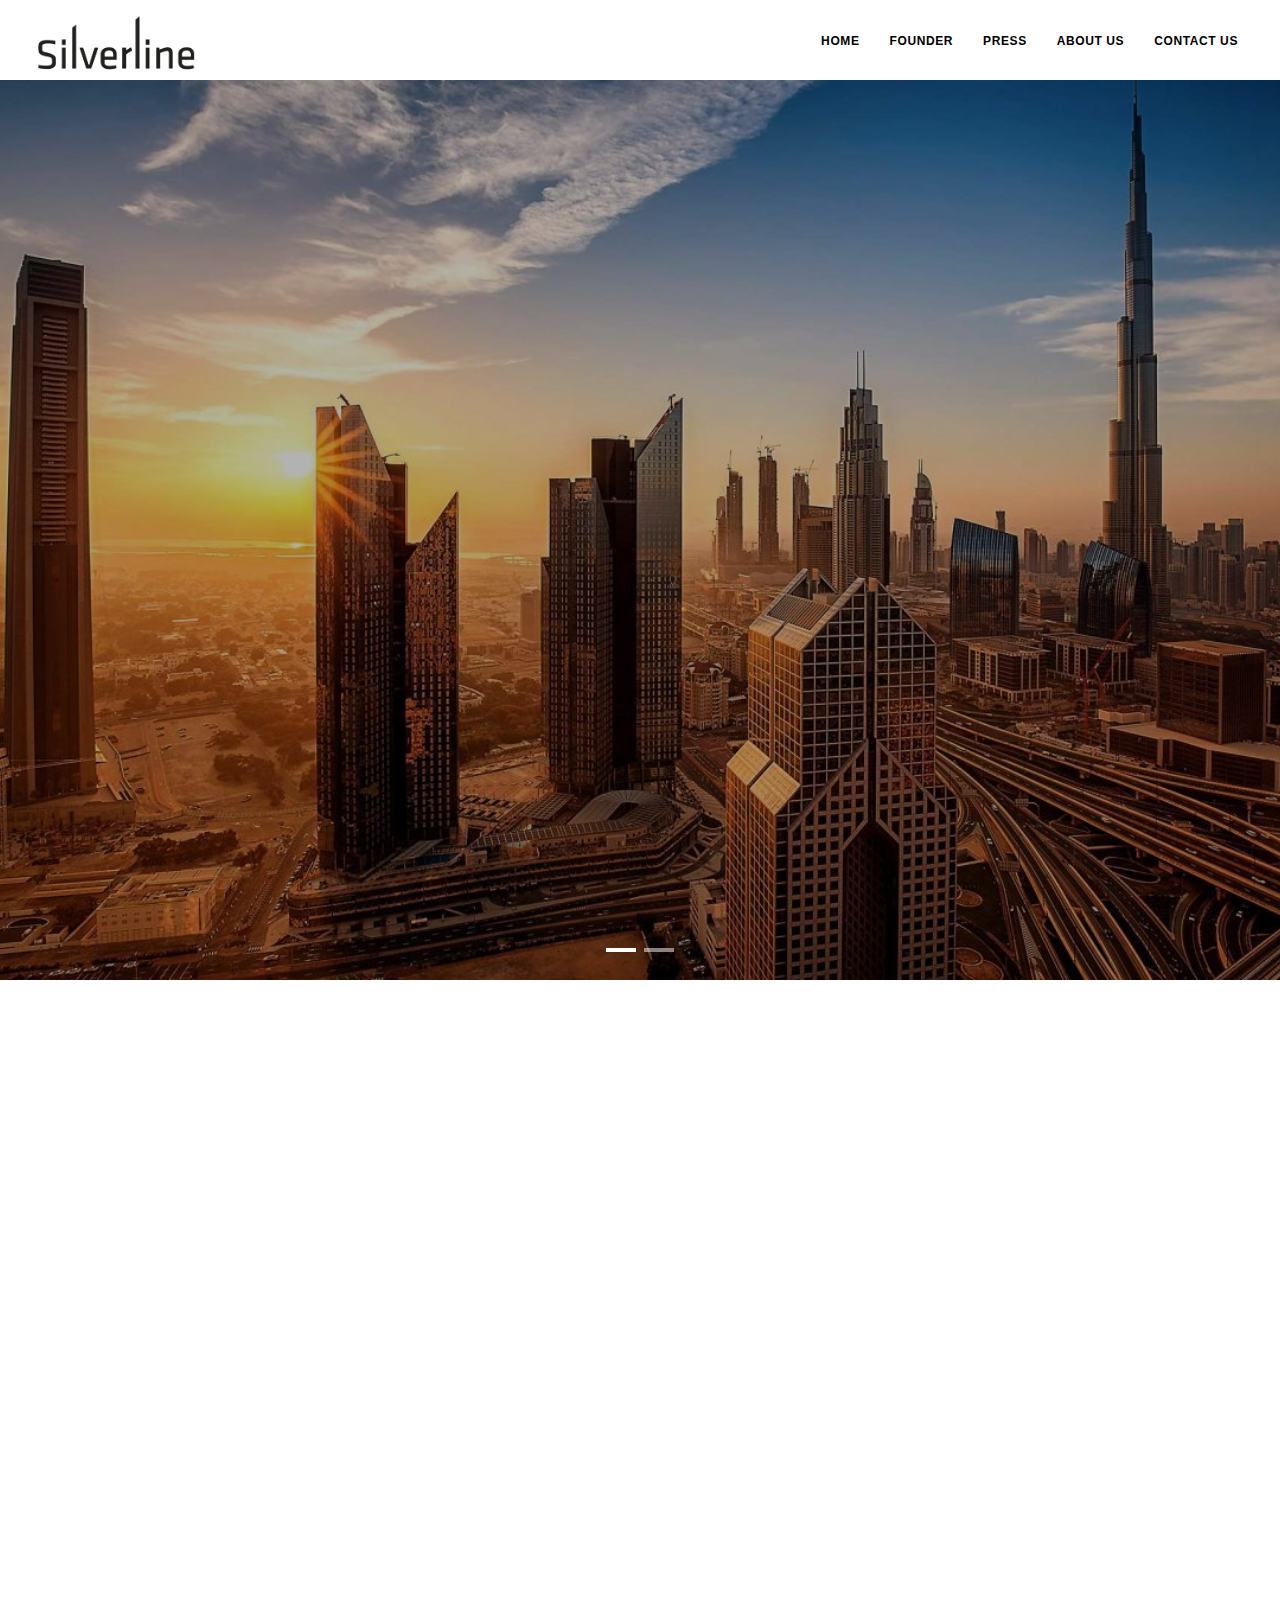
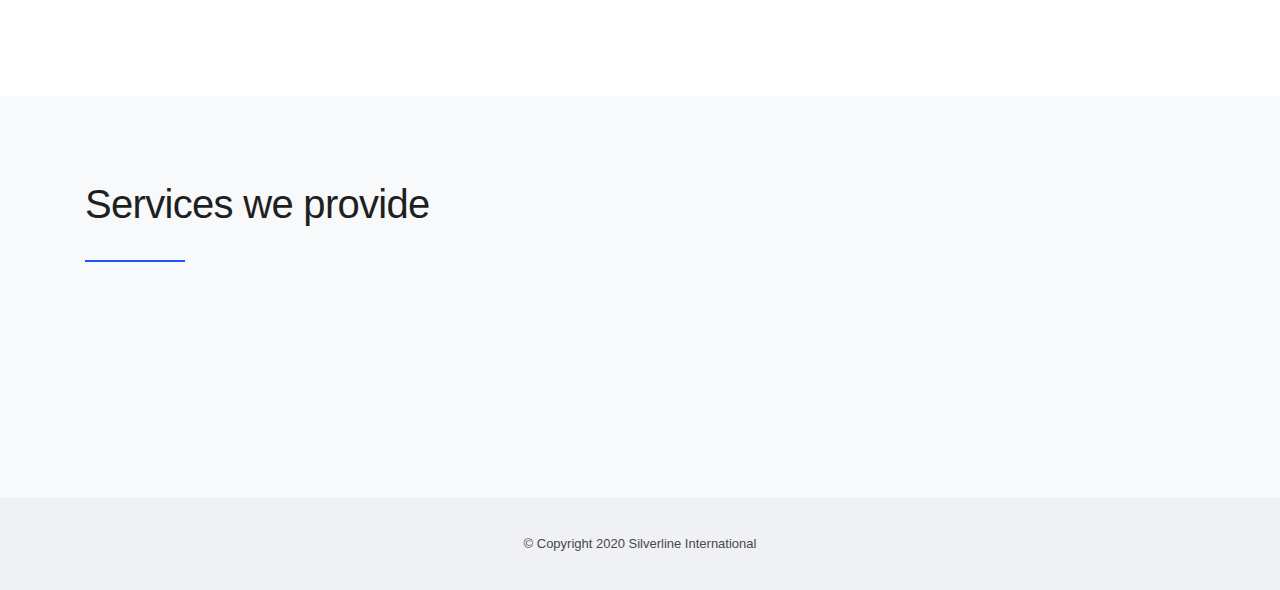
<file: index.html>
<!DOCTYPE html>
<html lang="en">

<head>
    <meta name="viewport" content="width=device-width, initial-scale=1" />
    <meta http-equiv="content-type" content="text/html; charset=utf-8" />
    <link rel="icon" type="image/png" href="favicon.png">   
    <meta http-equiv="X-UA-Compatible" content="IE=edge">
    <link rel="shortcut icon" href="favicon.png">
    <!-- Document title -->
    <title>SilverLine International</title>
    <!-- Stylesheets & Fonts -->
    <link href="css/plugins.css" rel="stylesheet">
    <link href="css/style.css" rel="stylesheet">
</head>

<body>
    <!-- Body Inner -->
    <div class="body-inner">
        <!-- Header -->
        <header id="header" data-fullwidth="true" class="light submenu-dark">
            <div class="header-inner">
                <div class="container">
                    <!--Logo-->
                    <div id="logo">
                        <a href="index.html">
                            <span class="logo-default">
                            <img src="black.jpg" style="width: 175px">
                            </span>
                            <span class="logo-dark">
                            <img src="black.jpg" style="width: 175px">
                            </span>
                        </a>
                    </div>
                    <!--End: Logo-->
                    <!--Header Extras-->
                    <!--end: Header Extras-->
                    <!--Navigation Resposnive Trigger-->
                    <div id="mainMenu-trigger">
                        <a class="lines-button x"><span class="lines"></span></a>
                    </div>
                    <!--end: Navigation Resposnive Trigger-->
                    <!--Navigation-->
                    <div id="mainMenu">
                        <div class="container">
                            <nav>
                                <ul>
                                    <li><a href="index.html">HOME</a></li>
                                    <li><a href="founder.html">FOUNDER</a></li>
                                    <li><a href="press.html">PRESS</a></li>
                                    <li><a href="about.html">ABOUT US</a></li>
                                    <li><a href="contact.html">CONTACT US</a></li>
                                </ul>
                            </nav>
                        </div>
                    </div>
                    <!--end: Navigation-->
                </div>
            </div>
        </header>
        <!-- end: Header -->
        <!-- Inspiro Slider -->
        <div id="slider" class="inspiro-slider slider-fullscreen dots-creative">
            <!-- Slide 1 -->
            <div class="slide kenburns" data-bg-image="myimages/1.jpg">
                <div class="bg-overlay"></div>
                <div class="container">
                    <div class="slide-captions text-center text-light">
                        <!-- Captions -->
                        <h3>WELCOME TO THE WORLD OF SILVERLINE INTERNATIONAL</h3>
                        <a href="#welcome" class="btn scroll-to">Explore More</a>
                        </span>
                        <!-- end: Captions -->
                    </div>
                </div>
            </div>
            <!-- end: Slide 1 -->
            <!-- Slide 2 -->
            <div class="slide" data-bg-video="myimages/3.mp4">
                <div class="bg-overlay"></div>
                <div class="container">
                    <div class="slide-captions text-left text-light">
                        <!-- Captions -->
                        <h3>DUBAI-City Of Dreams</h3>
                        <p class="text-small">Dubai city of dreams and the perfect place to always invest.</p>
                        <a href="#welcome" class="btn scroll-to">Explore More</a>
                        <!-- end: Captions -->
                    </div>
                </div>
            </div>
            <!-- end: Slide 2 -->
        </div>
        <!--end: Inspiro Slider -->
        <!-- WELCOME -->
        <section id="welcome" class="p-b-0">
            <div class="container">
                <div class="heading-text heading-section text-center m-b-40" data-animate="fadeInUp">
                    <h2>WELCOME TO THE WORLD OF SILVERLINE INTERNATIONAL</h2>
                    <span class="lead">Contact Us To Know More.</span>
                </div>
                <div class="row" data-animate="fadeInUp" style="text-align: center;">
                    <div class="col-lg-12">
                        <a href="contact.html">
                            <img class="img-fluid"  src="4.jpg" >
                        </a>
                    </div>
                </div>
            </div>
        </section>
        <!-- end: WELCOME -->
        <!-- WHAT WE DO -->
        <section class="background-grey">
            <div class="container">
                <div class="heading-text heading-section">
                    <h2>Services we provide</h2>
                </div>
                <div class="row">
                    <div class="col-lg-4">
                        <div data-animate="fadeInUp" data-animate-delay="0">
                            <h4>Buy A Home</h4>
                            <p>With hundreds of homes for sale are available , SilverLine can match you with a house you will want to call home.</p>
                        </div>
                    </div>
                    <div class="col-lg-4">
                        <div data-animate="fadeInUp" data-animate-delay="200">
                            <h4>Rent A Home</h4>
                            <p>With hundreds of homes and apartments are available, Silverline can help you easily find a home or apartment for rent that you'll love.</p>
                        </div>
                    </div>
                    <div class="col-lg-4">
                        <div data-animate="fadeInUp" data-animate-delay="400">
                            <h4>See Neighborhoods</h4>
                            <p>With more neighborhood insights than any other real estate agent, we've captured the color and diversity of communities.</p>
                        </div>
                </div>
            </div>
        </section>
        <!-- END WHAT WE DO -->

        <!-- BLOG -->
        <footer id="footer">
            <div class="copyright-content">
                <div class="container">
                    <div class="copyright-text text-center">© Copyright 2020 Silverline International</div>
                </div>
            </div>
        </footer>
    </div>
    <!-- end: Body Inner -->
    <!-- Scroll top -->
    <a id="scrollTop"><i class="icon-chevron-up"></i><i class="icon-chevron-up"></i></a>
    <!--Plugins-->
    <script src="js/jquery.js"></script>
    <script src="js/plugins.js"></script>
    <!--Template functions-->
    <script src="js/functions.js"></script>
</body>

</html>
</file>
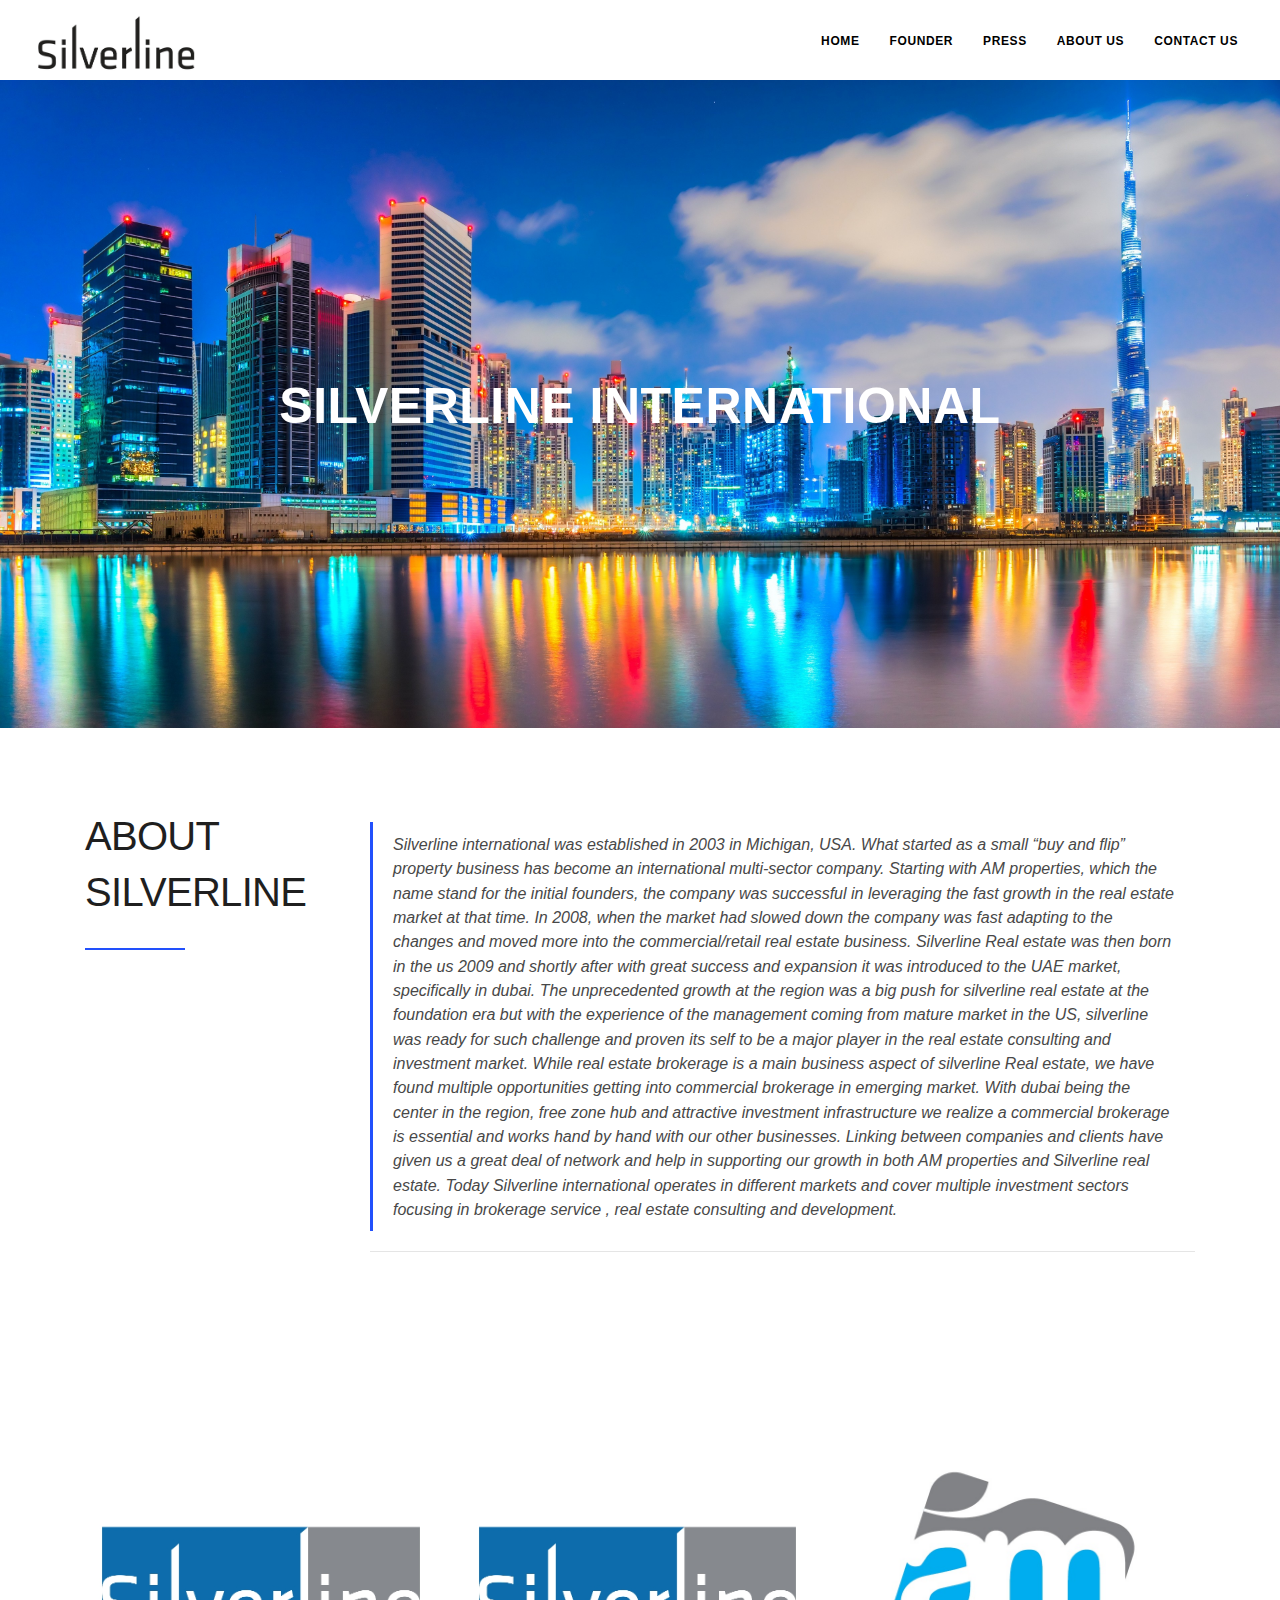
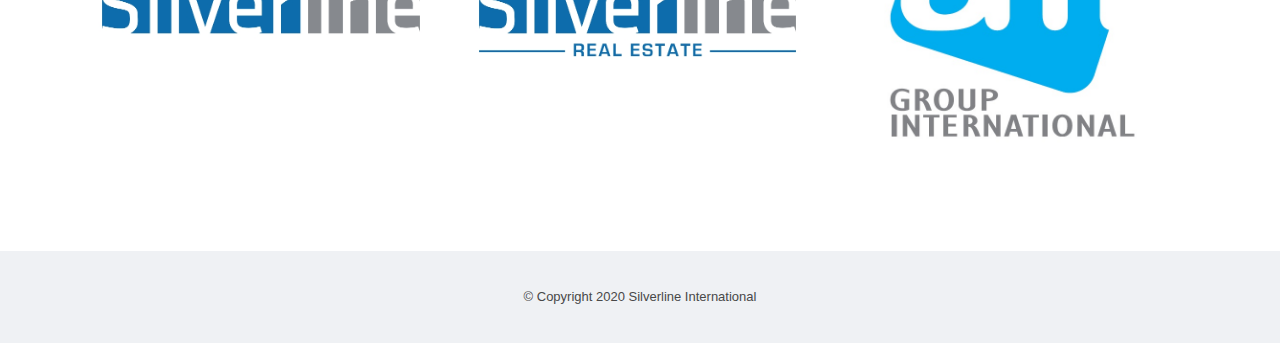
<file: about.html>
<!DOCTYPE html>
<html lang="en">

<head>
    <meta name="viewport" content="width=device-width, initial-scale=1" />
    <meta http-equiv="content-type" content="text/html; charset=utf-8" />
    <link rel="icon" type="image/png" href="favicon.png">   
    <meta http-equiv="X-UA-Compatible" content="IE=edge">
    <link rel="shortcut icon" href="favicon.png">
    <!-- Document title -->
    <title>About Us</title>
    <!-- Stylesheets & Fonts -->
    <link href="css/plugins.css" rel="stylesheet">
    <link href="css/style.css" rel="stylesheet">
</head>

<body>
    <!-- Body Inner -->
    <div class="body-inner">
        <!-- Header -->
        <header id="header" data-fullwidth="true" class="light submenu-dark">
            <div class="header-inner">
                <div class="container">
                    <!--Logo-->
                    <div id="logo">
                        <a href="index.html">
                            <span class="logo-default">
                            <img src="black.jpg" style="width: 175px">
                            </span>
                            <span class="logo-dark">
                            <img src="black.jpg" style="width: 175px">
                            </span>
                        </a>
                    </div>
                    <!--End: Logo-->
                    <!--Header Extras-->
                    <!--end: Header Extras-->
                    <!--Navigation Resposnive Trigger-->
                    <div id="mainMenu-trigger">
                        <a class="lines-button x"><span class="lines"></span></a>
                    </div>
                    <!--end: Navigation Resposnive Trigger-->
                    <!--Navigation-->
                    <div id="mainMenu">
                        <div class="container">
                            <nav>
                                <ul>
                                    <li><a href="index.html">HOME</a></li>
                                    <li><a href="founder.html">FOUNDER</a></li>
                                    <li><a href="press.html">PRESS</a></li>
                                    <li><a href="about.html">ABOUT US</a></li>
                                    <li><a href="contact.html">CONTACT US</a></li>
                                </ul>
                            </nav>
                        </div>
                    </div>
                    <!--end: Navigation-->
                </div>
            </div>
        </header>
        <!-- end: Header -->
        <!-- SECTION FULLSCREEN -->
        <section class="parallax text-light halfscreen" data-bg-parallax="myimages/6.jpg">
            <div class="container">
                <div class="container-fullscreen">
                    <div class="text-middle text-center text-right">
                        <h1 class="text-uppercase text-medium" data-animate="fadeInDown" data-animate-delay="100">SILVERLINE INTERNATIONAL</h1>
                    </div>
                </div>
            </div>
        </section>
        <!-- end: SECTION FULLSCREEN -->
        <section>
            <div class="container">
                <div class="row  m-b-50">
                    <div class="col-lg-3">
                        <div class="heading-text heading-section">
                            <h2>ABOUT SILVERLINE</h2>
                        </div>
                    </div>
                    <div class="col-lg-9">
                        <div class="row">
                            <div class="col-lg-12">
                                <p>
                                	<div class="blockquote">
                            			<cite><small>Silverline international was established in 2003 in Michigan, USA. What started as a small “buy and flip” property business has become an international multi-sector company. Starting with AM properties, which the name stand for the initial founders, the company was successful in leveraging the fast growth in the real estate market at that time. In 2008, when the market had slowed down the company was fast adapting to the changes and moved more into the commercial/retail real estate business. Silverline Real estate was then born in the us 2009 and shortly after with great success and expansion it was introduced to the UAE market, specifically in dubai.  The unprecedented growth at the region was a big push for silverline real estate at the foundation era but with the experience of the management coming from mature market in the US, silverline was ready for such challenge and proven its self to be a major player in the real estate consulting and investment market. While real estate brokerage is a main business aspect of silverline Real estate, we have found multiple opportunities getting into commercial brokerage in emerging market. With dubai being the center in the region, free zone hub and attractive investment  infrastructure we realize a commercial brokerage is essential and works hand by hand with our other businesses. Linking between companies and clients have given us a great deal of network and help in supporting our growth in both AM properties and Silverline real estate. Today Silverline international operates in different markets and cover multiple investment sectors focusing in brokerage service , real estate consulting and development.</small></cite>
                        			</div>
                            		<hr>
                            	</p>
                            </div>
                        </div>
                    </div>
                </div>
            </div>
        </section>
        <!--PORTFOLIO -->
        <section id="page-content">
            <div class="container">
                <!-- Portfolio Filter -->
                <!-- end: Portfolio Filter -->
                <!-- Portfolio -->
                <div id="portfolio" class="grid-layout portfolio-3-columns" data-margin="20">
                    <!-- portfolio item -->
                    <div class="portfolio-item no-overlay img-zoom ct-photography ct-marketing ct-media">
                        <div class="portfolio-item-wrap">
                            <div class="portfolio-image">
                                <a href="#"><img src="onlylogo.jpg" alt=""></a>
                            </div>
                        </div>
                    </div>
                    <!-- end: portfolio item -->
                    <!-- portfolio item -->
                    <div class="portfolio-item no-overlay img-zoom ct-photography ct-marketing ct-media">
                        <div class="portfolio-item-wrap">
                            <div class="portfolio-image">
                                <a href="#"><img src="logo.jpg" alt=""></a>
                            </div>
                        </div>
                    </div>
                    <!-- end: portfolio item -->
                    <!-- portfolio item -->
                    <div class="portfolio-item no-overlay img-zoom ct-photography ct-media ct-branding ct-Media">
                        <div class="portfolio-item-wrap">
                            <div class="portfolio-image">
                                <a href="#"><img src="ams.jpg" alt=""></a>
                            </div>
                        </div>
                    </div>
                    <!-- end: portfolio item -->
                    <!-- portfolio item -->
                </div>
                <!-- end: Portfolio -->
            </div>
        </section> <!-- end: Content -->
        <!--END: PORTFOLIO -->
        <!-- Footer -->
        <footer id="footer">
            <div class="copyright-content">
                <div class="container">
                    <div class="copyright-text text-center">© Copyright 2020 Silverline International</div>
                </div>
            </div>
        </footer>
        <!-- end: Footer -->
    </div> <!-- end: Body Inner -->
    <!-- Scroll top -->
    <a id="scrollTop"><i class="icon-chevron-up"></i><i class="icon-chevron-up"></i></a>
    <!--Plugins-->

    <script src="js/jquery.js"></script>
    <script src="js/plugins.js"></script>
    <!--Template functions-->
    <script src="js/functions.js"></script>
</body>

</html>
</file>
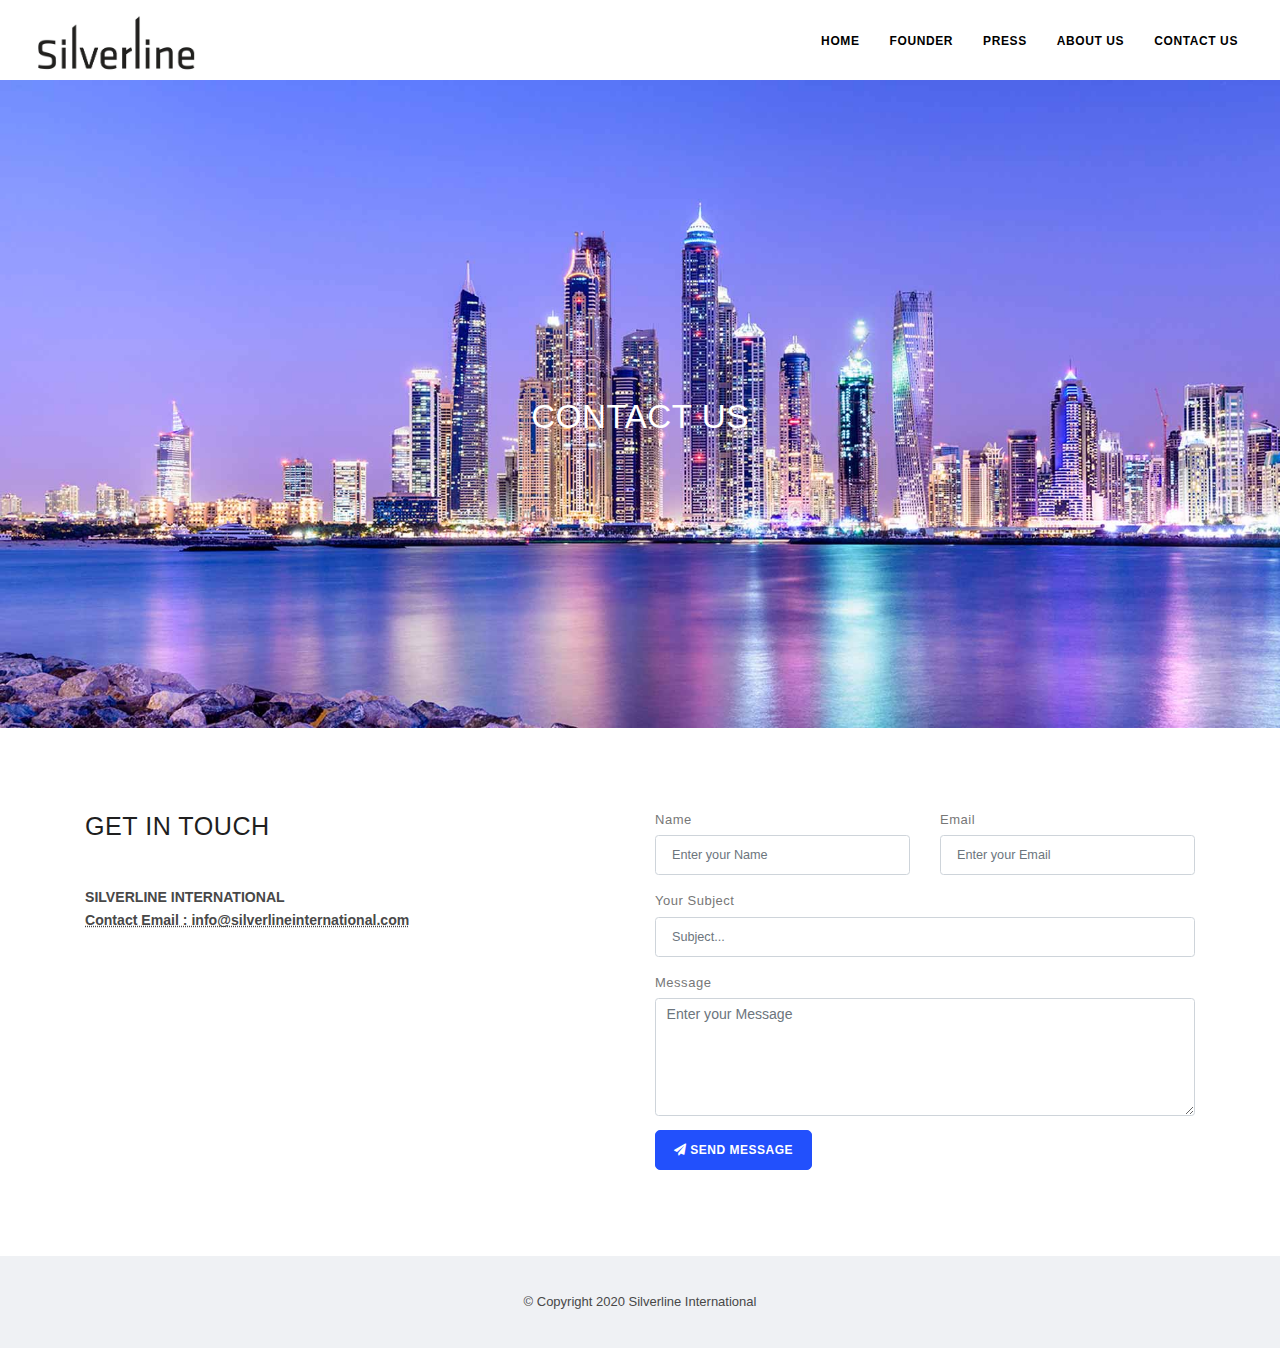
<file: contact.html>
<!DOCTYPE html>
<html lang="en">

<head>
    <meta name="viewport" content="width=device-width, initial-scale=1" />
    <meta http-equiv="content-type" content="text/html; charset=utf-8" />
    <link rel="icon" type="image/png" href="favicon.png">   
    <meta http-equiv="X-UA-Compatible" content="IE=edge">
    <link rel="shortcut icon" href="favicon.png">
    <!-- Document title -->
    <title>Contact Us</title>
    <!-- Stylesheets & Fonts -->
    <link href="css/plugins.css" rel="stylesheet">
    <link href="css/style.css" rel="stylesheet">
</head>

<body>
    <!-- Body Inner -->
    <div class="body-inner">
        <!-- Header -->
        <header id="header" data-fullwidth="true" class="light submenu-dark">
            <div class="header-inner">
                <div class="container">
                    <!--Logo-->
                    <div id="logo">
                        <a href="index.html">
                            <span class="logo-default">
                            <img src="black.jpg" style="width: 175px">
                            </span>
                            <span class="logo-dark">
                            <img src="black.jpg" style="width: 175px">
                            </span>
                        </a>
                    </div>
                    <!--End: Logo-->
                    <!--Header Extras-->
                    <!--end: Header Extras-->
                    <!--Navigation Resposnive Trigger-->
                    <div id="mainMenu-trigger">
                        <a class="lines-button x"><span class="lines"></span></a>
                    </div>
                    <!--end: Navigation Resposnive Trigger-->
                    <!--Navigation-->
                    <div id="mainMenu">
                        <div class="container">
                            <nav>
                                <ul>
                                    <li><a href="index.html">HOME</a></li>
                                    <li><a href="founder.html">FOUNDER</a></li>
                                    <li><a href="press.html">PRESS</a></li>
                                    <li><a href="about.html">ABOUT US</a></li>
                                    <li><a href="contact.html">CONTACT US</a></li>
                                </ul>
                            </nav>
                        </div>
                    </div>
                    <!--end: Navigation-->
                </div>
            </div>
        </header>
        <!-- Page title -->
        <section class="parallax text-light halfscreen" data-bg-parallax="myimages/5.jpg">
            <div class="container">
                <div class="container-fullscreen">
                    <div class="text-middle text-center text-right">
                        <h2 class="text-uppercase " data-animate="fadeInDown" data-animate-delay="100">Contact Us</h2>
                    </div>
                </div>
            </div>
        </section>
        <section>
            <div class="container">
                <div class="row">
                    <div class="col-lg-6">
                        <h3 class="text-uppercase">Get In Touch</h3>
                        <div class="row m-t-40">
                            <div class="col-lg-8">
                                <address>
                                    <strong>SILVERLINE INTERNATIONAL<br>
                                    <abbr title="phone">Contact Email : info@silverlineinternational.com</abbr>
                                    </strong>
                            </div>
                        </div>
                    </div>
                    <div class="col-lg-6">
                        <form class="widget-contact-form" novalidate action="include/contact-form.php" role="form" method="post">
                            <div class="row">
                                <div class="form-group col-md-6">
                                    <label for="name">Name</label>
                                    <input type="text" aria-required="true" required name="widget-contact-form-name" class="form-control required name" placeholder="Enter your Name">
                                </div>
                                <div class="form-group col-md-6">
                                    <label for="email">Email</label>
                                    <input type="email" aria-required="true" required name="widget-contact-form-email" class="form-control required email" placeholder="Enter your Email">
                                </div>
                            </div>
                            <div class="row">
                                <div class="form-group col-md-12">
                                    <label for="subject">Your Subject</label>
                                    <input type="text" name="widget-contact-form-subject" required class="form-control required" placeholder="Subject...">
                                </div>
                            </div>
                            <div class="form-group">
                                <label for="message">Message</label>
                                <textarea type="text" name="widget-contact-form-message" required rows="5" class="form-control required" placeholder="Enter your Message"></textarea>
                            </div>
                            <button class="btn" type="submit" id="form-submit"><i class="fa fa-paper-plane"></i>&nbsp;Send message</button>
                        </form>
                    </div>
                </div>
            </div>
        </section>


        <footer id="footer">
            <div class="copyright-content">
                <div class="container">
                    <div class="copyright-text text-center">© Copyright 2020 Silverline International</div>
                </div>
            </div>
        </footer>
        <!-- end: Footer -->
    </div>
    <!-- end: Body Inner -->
    <!-- Scroll top -->
    <a id="scrollTop"><i class="icon-chevron-up"></i><i class="icon-chevron-up"></i></a>
    <!--Plugins-->
    <script src="js/jquery.js"></script>
    <script src="js/plugins.js"></script>
    <!--Template functions-->
    <script src="js/functions.js"></script>

</body>

</html>
</file>
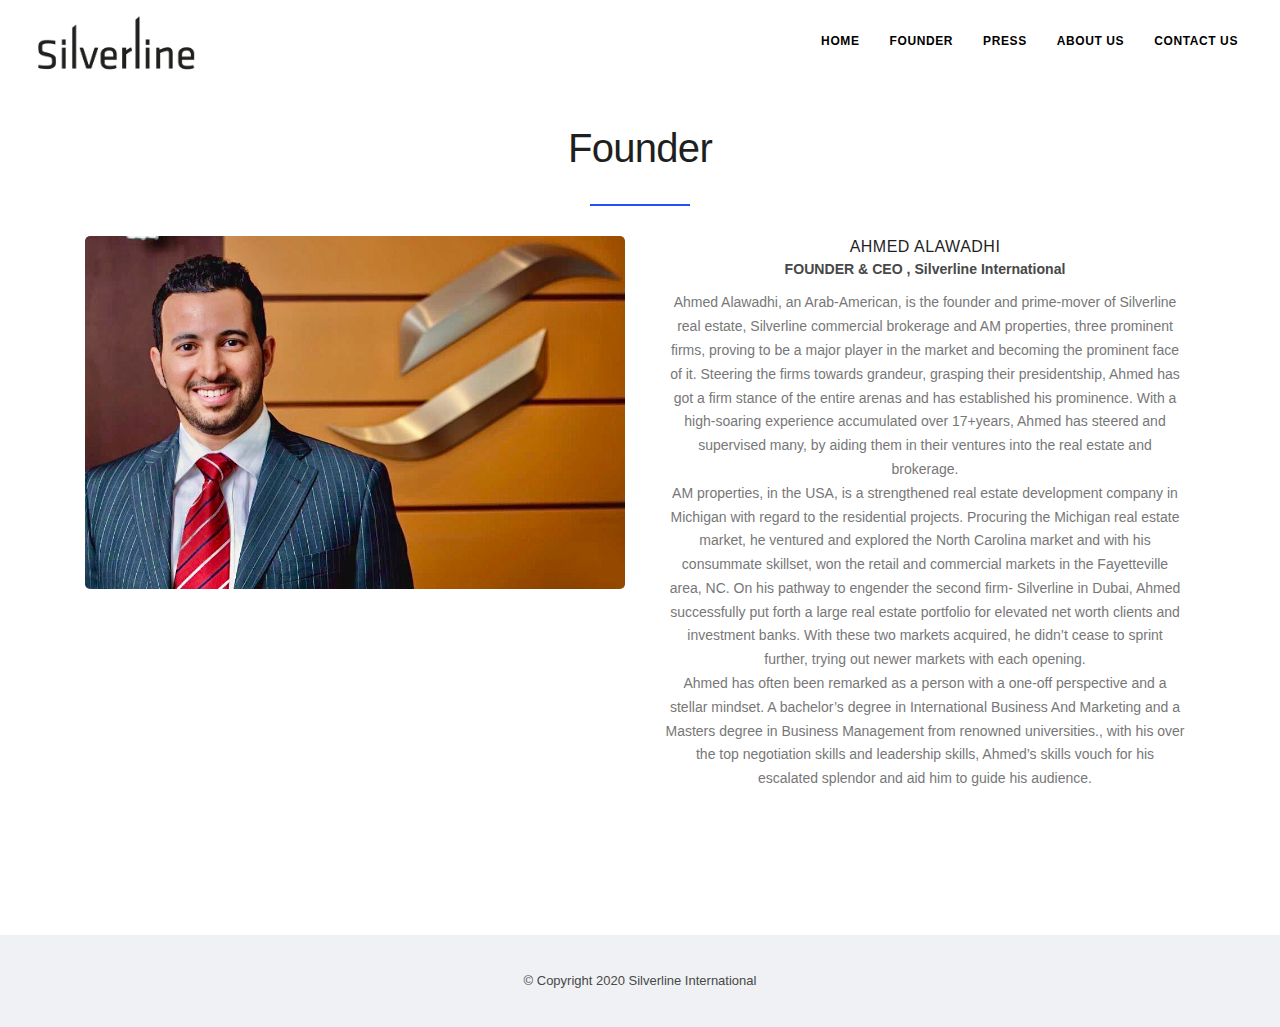
<file: founder.html>
<!DOCTYPE html>
<html lang="en">

<head>
    <meta name="viewport" content="width=device-width, initial-scale=1" />
    <meta http-equiv="content-type" content="text/html; charset=utf-8" />
    <link rel="icon" type="image/png" href="favicon.png">   
    <meta http-equiv="X-UA-Compatible" content="IE=edge">
    <link rel="shortcut icon" href="favicon.png">
    <!-- Document title -->
    <title>Founder & CEO</title>
    <!-- Stylesheets & Fonts -->
    <link href="css/plugins.css" rel="stylesheet">
    <link href="css/style.css" rel="stylesheet">
</head>

<body>
    <!-- Body Inner -->
    <div class="body-inner">
        <!-- Header -->
        <header id="header" data-fullwidth="true" class="light submenu-light">
            <div class="header-inner">
                <div class="container">
                    <!--Logo-->
                    <div id="logo">
                        <a href="index.html">
                            <span class="logo-default">
                            <img src="black.jpg" style="width: 175px">
                            </span>
                        </a>
                    </div>
                    <!--End: Logo-->
                    <!--Header Extras-->
                    <!--end: Header Extras-->
                    <!--Navigation Resposnive Trigger-->
                    <div id="mainMenu-trigger">
                        <a class="lines-button x"><span class="lines"></span></a>
                    </div>
                    <!--end: Navigation Resposnive Trigger-->
                    <!--Navigation-->
                    <div id="mainMenu">
                        <div class="container">
                            <nav>
                                <ul>
                                    <li><a href="index.html">HOME</a></li>
                                    <li><a href="founder.html">FOUNDER</a></li>
                                    <li><a href="press.html">PRESS</a></li>
                                    <li><a href="about.html">ABOUT US</a></li>
                                    <li><a href="contact.html">CONTACT US</a></li>
                                </ul>
                            </nav>
                        </div>
                    </div>
                    <!--end: Navigation-->
                </div>
            </div>
        </header>
        <!-- end: Header -->
        <!-- end: Page title -->
        <!-- Content -->
        <section id="page-content">

            <div class="container">
                <div class="heading-text heading-section text-center">
                    <h2>Founder</h2>
                </div>
                <div class="row team-members m-b-40">
                    <div class="col-lg-6">
                        <div class="team-member">
                            <div class="team-image">
                                <img src="myimages/founder.jpeg">
                            </div>
                        </div>
                    </div>
                    <div class="col-lg-6">
                        <div class="team-member">
                            <div class="team-desc">
                                <h3>AHMED ALAWADHI</h3>
                                <strong>FOUNDER & CEO , Silverline International</strong>
                                <p>Ahmed Alawadhi, an Arab-American, is the founder and prime-mover of Silverline real estate, Silverline commercial brokerage and AM properties, three prominent firms, proving to be a major player in the market and becoming the prominent face of it. Steering the firms towards grandeur, grasping their presidentship, Ahmed has got a firm stance of the entire arenas and has established his prominence. With a high-soaring experience accumulated over 17+years, Ahmed has steered and supervised many, by aiding them in their ventures into the real estate and brokerage.
                                    <br>AM properties, in the USA, is a strengthened real estate development company in Michigan with regard to the residential projects. Procuring the Michigan real estate market, he ventured and explored the North Carolina market and with his consummate skillset, won the retail and commercial markets in the Fayetteville area, NC. On his pathway to engender the second firm- Silverline in Dubai, Ahmed successfully put forth a large real estate portfolio for elevated net worth clients and investment banks. With these two markets acquired, he didn’t cease to sprint further, trying out newer markets with each opening.<br>Ahmed has often been remarked as a person with a one-off perspective and a stellar mindset. A bachelor’s degree in International Business And Marketing and a Masters degree in Business Management from renowned universities., with his over the top negotiation skills and leadership skills, Ahmed’s skills vouch for his escalated splendor and aid him to guide his audience.</p>
                            </div>
                        </div>
                    </div>
                </div>
            </div>

        </section> <!-- end: Content -->
        <!-- Footer -->
        <footer id="footer">
            <div class="copyright-content">
                <div class="container">
                    <div class="copyright-text text-center">© Copyright 2020 Silverline International</div>
                </div>
            </div>
        </footer>
        <!-- end: Footer -->
    </div>
    <!-- end: Body Inner -->
    <a id="scrollTop"><i class="icon-chevron-up"></i><i class="icon-chevron-up"></i></a>
    <!--Plugins-->
    <script src="js/jquery.js"></script>
    <script src="js/plugins.js"></script>
    <!--Template functions-->
    <script src="js/functions.js"></script>
</body>

</html>
</file>
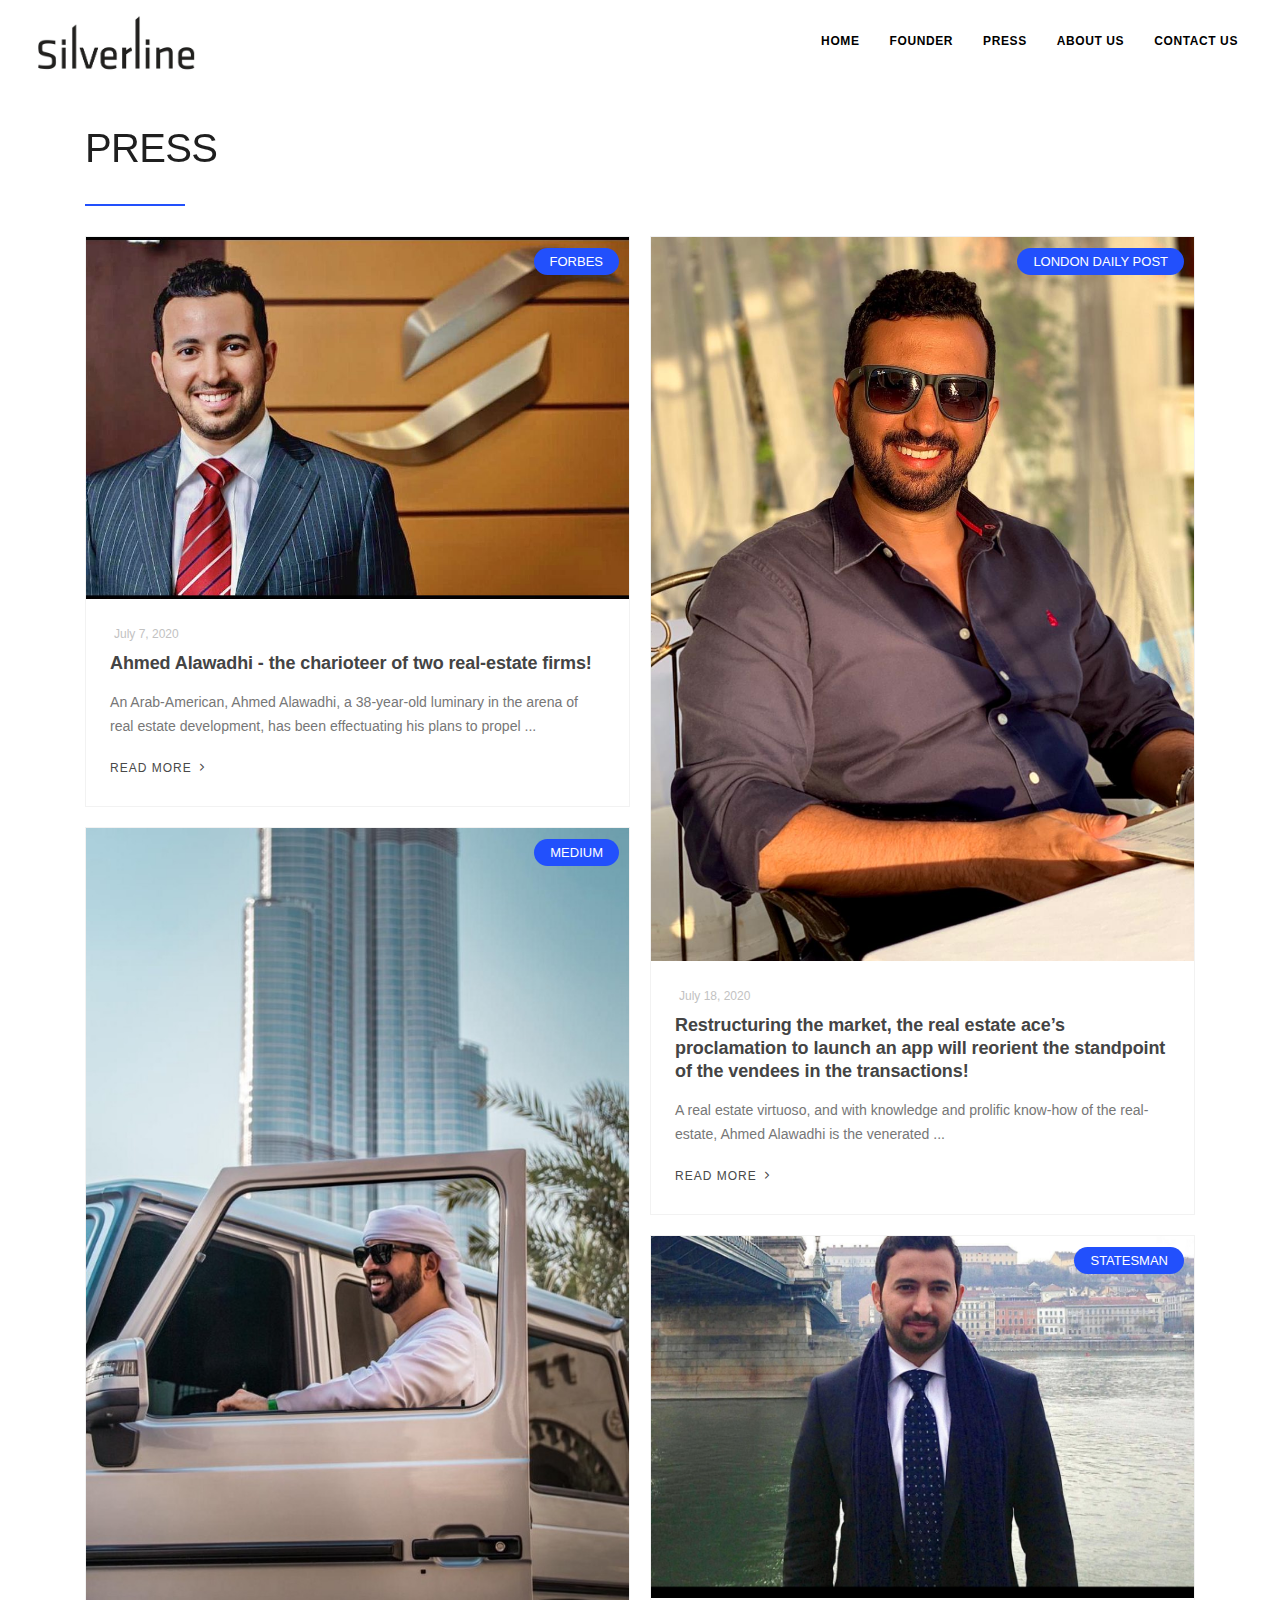
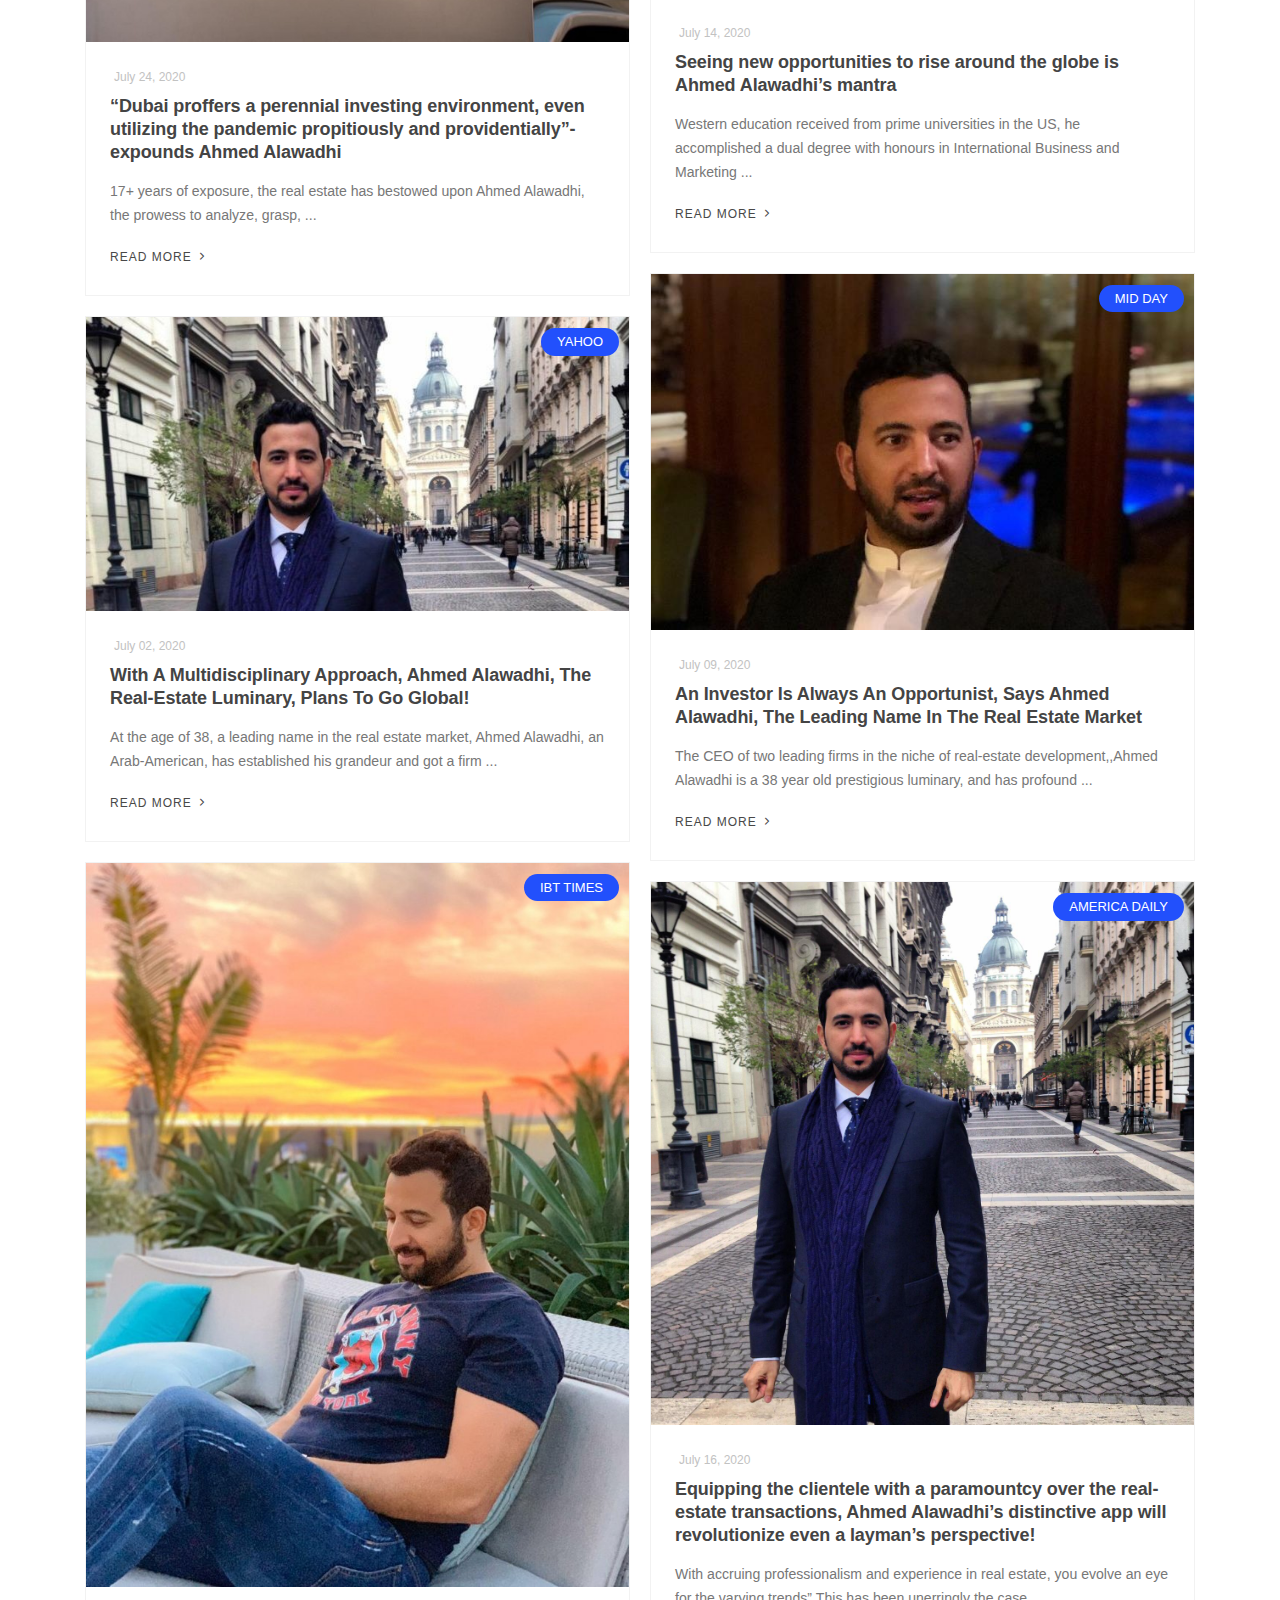
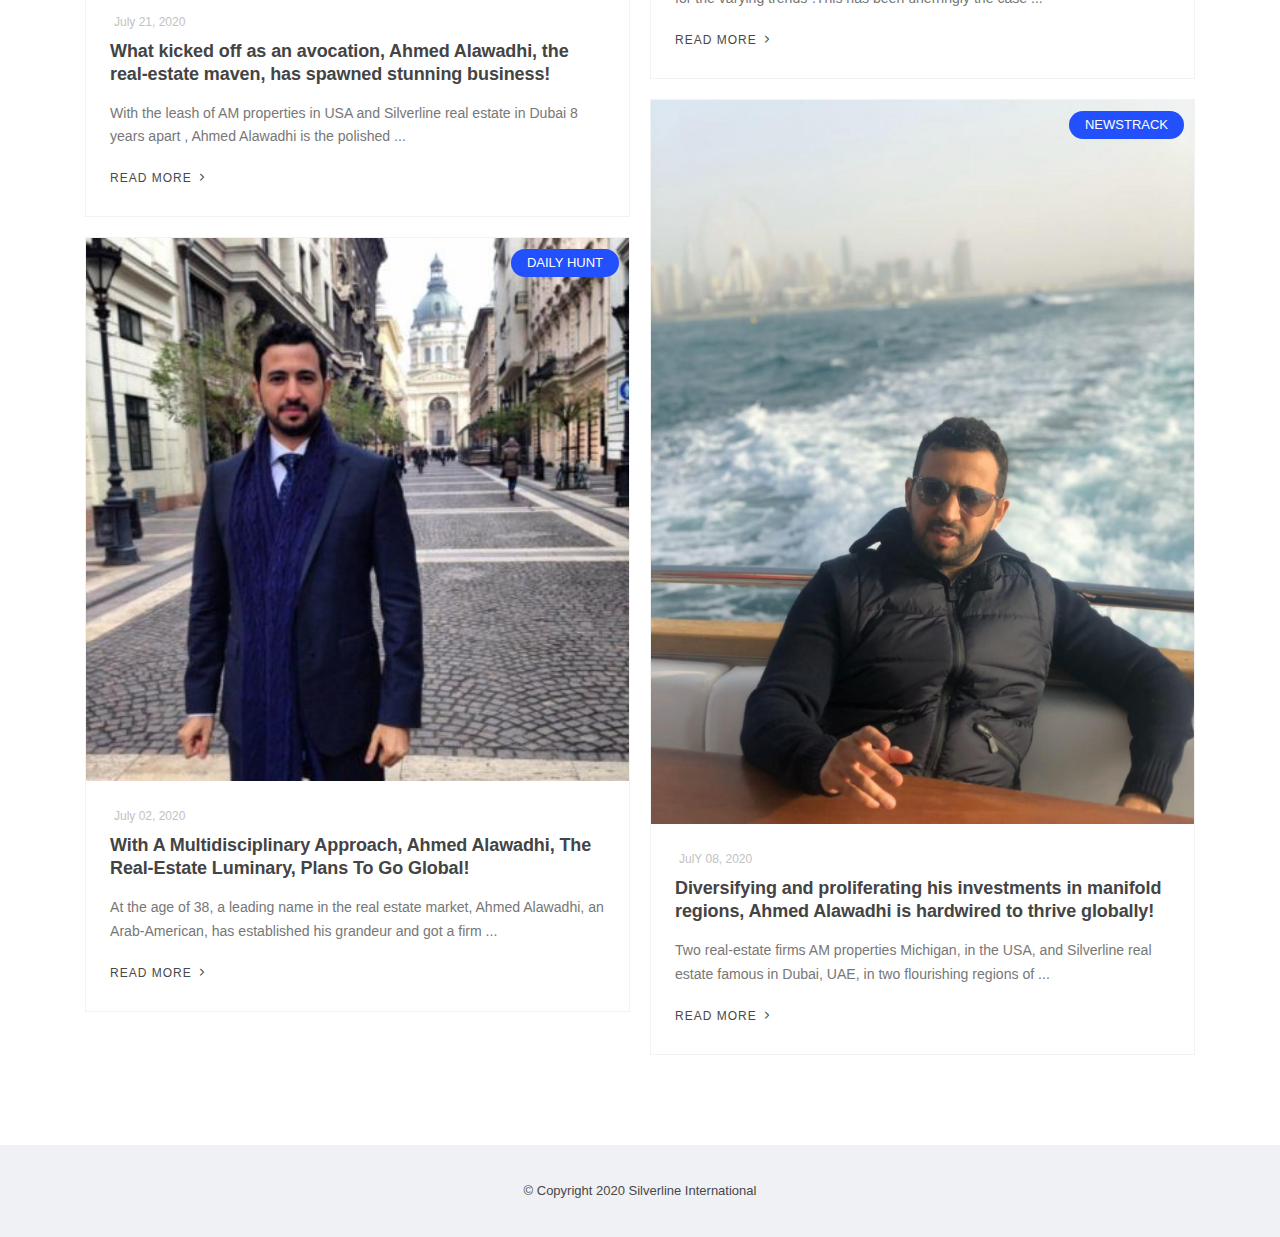
<file: press.html>
<!DOCTYPE html>
<html lang="en">

<head>
    <meta name="viewport" content="width=device-width, initial-scale=1" />
    <meta http-equiv="content-type" content="text/html; charset=utf-8" />
    <link rel="icon" type="image/png" href="favicon.png">   
    <meta http-equiv="X-UA-Compatible" content="IE=edge">
    <link rel="shortcut icon" href="favicon.png">
    <!-- Document title -->
    <title>Press</title>
    <!-- Stylesheets & Fonts -->
    <link href="css/plugins.css" rel="stylesheet">
    <link href="css/style.css" rel="stylesheet">
</head>

<body>
    <!-- Body Inner -->
    <div class="body-inner">
        <!-- Header -->
        <header id="header" data-fullwidth="true" class="light submenu-dark">
            <div class="header-inner">
                <div class="container">
                    <!--Logo-->
                    <div id="logo">
                        <a href="index.html">
                            <span class="logo-default">
                            <img src="black.jpg" style="width: 175px">
                            </span>
                            <span class="logo-dark">
                            <img src="black.jpg" style="width: 175px">
                            </span>
                        </a>
                    </div>
                    <!--End: Logo-->
                    <!--Header Extras-->
                    <!--end: Header Extras-->
                    <!--Navigation Resposnive Trigger-->
                    <div id="mainMenu-trigger">
                        <a class="lines-button x"><span class="lines"></span></a>
                    </div>
                    <!--end: Navigation Resposnive Trigger-->
                    <!--Navigation-->
                    <div id="mainMenu">
                        <div class="container">
                            <nav>
                                <ul>
                                    <li><a href="index.html">HOME</a></li>
                                    <li><a href="founder.html">FOUNDER</a></li>
                                    <li><a href="press.html">PRESS</a></li>
                                    <li><a href="about.html">ABOUT US</a></li>
                                    <li><a href="contact.html">CONTACT US</a></li>
                                </ul>
                            </nav>
                        </div>
                    </div>
                    <!--end: Navigation-->
                </div>
            </div>
        </header>
        <!-- Content -->
        <section id="page-content">
            <div class="container">
                <!-- post content -->
                <!-- Page title -->
                <div class="heading-text heading-section text-left">
                    <h2>PRESS </h2>
                </div>
                <!-- end: Page title -->
                <!-- Blog -->
                <div id="blog" class="grid-layout post-2-columns m-b-30" data-item="post-item">
                    <!-- Post item-->
                    <div class="post-item border">
                        <div class="post-item-wrap">
                            <div class="post-image">
                                <a href="https://www.forbesindia.com/article/brand-connect/ahmed-alawadhi-the-charioteer-of-two-realestate-firms/60633/1">
                                    <img alt="" src="press/1.jpg">
                                </a>
                                <span class="post-meta-category"><a href="">FORBES</a></span>
                            </div>
                            <div class="post-item-description">
                                <span class="post-meta-date"><i class="fa fa-calendar-o"></i>July 7, 2020</span>
                                <h2><a href="https://www.forbesindia.com/article/brand-connect/ahmed-alawadhi-the-charioteer-of-two-realestate-firms/60633/1">Ahmed Alawadhi - the charioteer of two real-estate firms!</a></h2>
                                <p>An Arab-American, Ahmed Alawadhi, a 38-year-old luminary in the arena of real estate development, has been effectuating his plans to propel ...</p>
                                <a href="https://www.forbesindia.com/article/brand-connect/ahmed-alawadhi-the-charioteer-of-two-realestate-firms/60633/1" class="item-link">Read More <i class="icon-chevron-right"></i></a>
                            </div>
                        </div>
                    </div>
                    <!-- end: Post item-->
                    <!-- Post item-->
                    <div class="post-item border">
                        <div class="post-item-wrap">
                            <div class="post-image">
                                <a href="https://londondailypost.com/restructuring-the-market-the-real-estate-aces-proclamation-to-launch-an-app-will-reorient-the-standpoint-of-the-vendees-in-the-transactions/">
                                    <img alt="" src="press/8.jpg">
                                </a>
                                <span class="post-meta-category"><a href="">LONDON DAILY POST</a></span>
                            </div>
                            <div class="post-item-description">
                                <span class="post-meta-date"><i class="fa fa-calendar-o"></i>July 18, 2020</span>
                                <h2><a href="https://londondailypost.com/restructuring-the-market-the-real-estate-aces-proclamation-to-launch-an-app-will-reorient-the-standpoint-of-the-vendees-in-the-transactions/">Restructuring the market, the real estate ace’s proclamation to launch an app will reorient the standpoint of the vendees in the transactions!</a></h2>
                                <p>A real estate virtuoso, and with knowledge and prolific know-how of the real-estate, Ahmed Alawadhi is the venerated ...</p>
                                <a href="https://londondailypost.com/restructuring-the-market-the-real-estate-aces-proclamation-to-launch-an-app-will-reorient-the-standpoint-of-the-vendees-in-the-transactions/" class="item-link">Read More <i class="icon-chevron-right"></i></a>
                            </div>
                        </div>
                    </div>
                    <!-- end: Post item-->
                    <!-- Post item-->
                    <div class="post-item border">
                        <div class="post-item-wrap">
                            <div class="post-image">
                                <a href="https://link.medium.com/J0gWnyuDm8">
                                    <img alt="" src="press/13.jpg">
                                </a>
                                <span class="post-meta-category"><a href="">MEDIUM</a></span>
                            </div>
                            <div class="post-item-description">
                                <span class="post-meta-date"><i class="fa fa-calendar-o"></i>July 24, 2020</span>
                                <h2><a href="https://link.medium.com/J0gWnyuDm8">“Dubai proffers a perennial investing environment, even utilizing the pandemic propitiously and providentially”- expounds Ahmed Alawadhi</a></h2>
                                <p>17+ years of exposure, the real estate has bestowed upon Ahmed Alawadhi, the prowess to analyze, grasp, ...</p>
                                <a href="https://link.medium.com/J0gWnyuDm8" class="item-link">Read More <i class="icon-chevron-right"></i></a>
                            </div>
                        </div>
                    </div>
                    <!-- end: Post item-->
                    <!-- Post item-->

                    <!-- end: Post item-->
                    <!-- Post item-->
                    <div class="post-item border">
                        <div class="post-item-wrap">
                            <div class="post-image">
                                <a href="https://www.thestatesman.com/inspiration-hub/seeing-new-opportunities-to-rise-around-the-globe-is-ahmed-alawadhis-mantra-1502908622.html">
                                    <img alt="" src="press/6.jpg">
                                </a>
                                <span class="post-meta-category"><a href="">STATESMAN</a></span>
                            </div>
                            <div class="post-item-description">
                                <span class="post-meta-date"><i class="fa fa-calendar-o"></i>July 14, 2020</span>
                                <h2><a href="https://www.thestatesman.com/inspiration-hub/seeing-new-opportunities-to-rise-around-the-globe-is-ahmed-alawadhis-mantra-1502908622.html">Seeing new opportunities to rise around the globe is Ahmed Alawadhi’s mantra</a></h2>
                                <p>Western education received from prime universities in the US, he accomplished a dual degree with honours in International Business and Marketing ...</p>
                                <a href="https://www.thestatesman.com/inspiration-hub/seeing-new-opportunities-to-rise-around-the-globe-is-ahmed-alawadhis-mantra-1502908622.html" class="item-link">Read More <i class="icon-chevron-right"></i></a>
                            </div>
                        </div>
                    </div>
                    <!-- end: Post item-->

                    <!-- Post item-->
                    <div class="post-item border">
                        <div class="post-item-wrap">
                            <div class="post-image">
                                <a href="https://www.mid-day.com/articles/an-investor-is-always-an-opportunist-says-ahmed-alawadhi-the-leading-name-in-the-real-estate-market/22884244">
                                    <img alt="" src="press/5.jpg">
                                </a>
                                <span class="post-meta-category"><a href="">MID DAY</a></span>
                            </div>
                            <div class="post-item-description">
                                <span class="post-meta-date"><i class="fa fa-calendar-o"></i>July 09, 2020</span>
                                <h2><a href="https://www.mid-day.com/articles/an-investor-is-always-an-opportunist-says-ahmed-alawadhi-the-leading-name-in-the-real-estate-market/22884244">An Investor Is Always An Opportunist, Says Ahmed Alawadhi, The Leading Name In The Real Estate Market</a></h2>
                                <p>The CEO of two leading firms in the niche of real-estate development,,Ahmed Alawadhi is a 38 year old prestigious luminary, and has profound ...</p>
                                <a href="https://www.mid-day.com/articles/an-investor-is-always-an-opportunist-says-ahmed-alawadhi-the-leading-name-in-the-real-estate-market/22884244" class="item-link">Read More <i class="icon-chevron-right"></i></a>
                            </div>
                        </div>
                    </div>
                    <!-- end: Post item-->

                    <!-- Post item-->
                    <div class="post-item border">
                        <div class="post-item-wrap">
                            <div class="post-image">
                                <a href="https://in.style.yahoo.com/multidisciplinary-approach-ahmed-alawadhi-real-134546326.html">
                                    <img alt="" src="press/4.jpg">
                                </a>
                                <span class="post-meta-category"><a href="">YAHOO</a></span>
                            </div>
                            <div class="post-item-description">
                                <span class="post-meta-date"><i class="fa fa-calendar-o"></i>July 02, 2020</span>
                                <h2><a href="https://in.style.yahoo.com/multidisciplinary-approach-ahmed-alawadhi-real-134546326.html">With A Multidisciplinary Approach, Ahmed Alawadhi, The Real-Estate Luminary, Plans To Go Global!</a></h2>
                                <p>At the age of 38, a leading name in the real estate market, Ahmed Alawadhi, an Arab-American, has established his grandeur and got a firm ...</p>
                                <a href="https://in.style.yahoo.com/multidisciplinary-approach-ahmed-alawadhi-real-134546326.html" class="item-link">Read More <i class="icon-chevron-right"></i></a>
                            </div>
                        </div>
                    </div>
                    <!-- end: Post item-->

                    <!-- end: Post item-->
                    <!-- Post item-->
                    <div class="post-item border">
                        <div class="post-item-wrap">
                            <div class="post-image">
                                <a href="https://www.ibtimes.sg/what-kicked-off-avocation-ahmed-alawadhi-real-estate-maven-has-spawned-stunning-business-48804">
                                    <img alt="" src="press/9.jpg">
                                </a>
                                <span class="post-meta-category"><a href="">IBT TIMES</a></span>
                            </div>
                            <div class="post-item-description">
                                <span class="post-meta-date"><i class="fa fa-calendar-o"></i>July 21, 2020 </span>
                                <h2><a href="https://www.ibtimes.sg/what-kicked-off-avocation-ahmed-alawadhi-real-estate-maven-has-spawned-stunning-business-48804">What kicked off as an avocation, Ahmed Alawadhi, the real-estate maven, has spawned stunning business!</a></h2>
                                <p>With the leash of AM properties in USA and Silverline real estate in Dubai 8 years apart , Ahmed Alawadhi is the polished ...</p>
                                <a href="https://www.ibtimes.sg/what-kicked-off-avocation-ahmed-alawadhi-real-estate-maven-has-spawned-stunning-business-48804" class="item-link">Read More <i class="icon-chevron-right"></i></a>
                            </div>
                        </div>
                    </div>
                    <!-- end: Post item-->

                    <!-- Post item-->
                    <div class="post-item border">
                        <div class="post-item-wrap">
                            <div class="post-image">
                                <a href="https://www.americadailypost.com/equipping-the-clientele-with-a-paramountcy-over-the-real-estate-transactions-ahmed-alawadhis-distinctive-app-will-revolutionize-even-a-laymans-perspective/">
                                    <img alt="" src="press/10.jpg">
                                </a>
                                <span class="post-meta-category"><a href="">AMERICA DAILY</a></span>
                            </div>
                            <div class="post-item-description">
                                <span class="post-meta-date"><i class="fa fa-calendar-o"></i>July 16, 2020</span>
                                <h2><a href="https://www.americadailypost.com/equipping-the-clientele-with-a-paramountcy-over-the-real-estate-transactions-ahmed-alawadhis-distinctive-app-will-revolutionize-even-a-laymans-perspective/">Equipping the clientele with a paramountcy over the real-estate transactions, Ahmed Alawadhi’s distinctive app will revolutionize even a layman’s perspective!</a></h2>
                                <p>With accruing professionalism and experience in real estate, you evolve an eye for the varying trends”.This has been unerringly the case ...</p>
                                <a href="https://www.americadailypost.com/equipping-the-clientele-with-a-paramountcy-over-the-real-estate-transactions-ahmed-alawadhis-distinctive-app-will-revolutionize-even-a-laymans-perspective/" class="item-link">Read More <i class="icon-chevron-right"></i></a>
                            </div>
                        </div>
                    </div>
                    <!-- end: Post item-->
                    <!-- Post item-->
                    <div class="post-item border">
                        <div class="post-item-wrap">
                            <div class="post-image">
                                <a href="https://english.newstracklive.com/news/diversifying-and-proliferating-his-investments-in-manifold-regions-ahmed-alawadhi-is-hardwired-to-thrive-globally-sc17-nu293-1105158-1.html">
                                    <img alt="" src="press/12.jpg">
                                </a>
                                <span class="post-meta-category"><a href="">NEWSTRACK</a></span>
                            </div>
                            <div class="post-item-description">
                                <span class="post-meta-date"><i class="fa fa-calendar-o"></i>JulY 08, 2020</span>
                                <h2><a href="https://english.newstracklive.com/news/diversifying-and-proliferating-his-investments-in-manifold-regions-ahmed-alawadhi-is-hardwired-to-thrive-globally-sc17-nu293-1105158-1.html">Diversifying and proliferating his investments in manifold regions, Ahmed Alawadhi is hardwired to thrive globally!</a></h2>
                                <p>Two real-estate firms AM properties Michigan, in the USA, and Silverline real estate famous in Dubai, UAE, in two flourishing regions of ...</p>
                                <a href="https://english.newstracklive.com/news/diversifying-and-proliferating-his-investments-in-manifold-regions-ahmed-alawadhi-is-hardwired-to-thrive-globally-sc17-nu293-1105158-1.html" class="item-link">Read More <i class="icon-chevron-right"></i></a>
                            </div>
                        </div>
                    </div>
                    <!-- end: Post item-->

                    <!-- Post item-->
					<div class="post-item border">
                        <div class="post-item-wrap">
                            <div class="post-image">
                                <a href="http://dhunt.in/a92vs?s=a&ss=wsp">
                                    <img alt="" src="press/3.jpg">
                                </a>
                                <span class="post-meta-category"><a href="">DAILY HUNT</a></span>
                            </div>
                            <div class="post-item-description">
                                <span class="post-meta-date"><i class="fa fa-calendar-o"></i>July 02, 2020</span>
                                <h2><a href="http://dhunt.in/a92vs?s=a&ss=wsp">With A Multidisciplinary Approach, Ahmed Alawadhi, The Real-Estate Luminary, Plans To Go Global!</a></h2>
                                <p>At the age of 38, a leading name in the real estate market, Ahmed Alawadhi, an Arab-American, has established his grandeur and got a firm ...</p>
                                <a href="http://dhunt.in/a92vs?s=a&ss=wsp" class="item-link">Read More <i class="icon-chevron-right"></i></a>
                            </div>
                        </div>
                    </div>
                    <!-- end: Post item-->
                </div>
                <!-- end: Blog -->
            </div>
            <!-- end: post content -->
        </section> <!-- end: Content -->
        <!-- Footer -->
        <footer id="footer">
            <div class="copyright-content">
                <div class="container">
                    <div class="copyright-text text-center">© Copyright 2020 Silverline International</div>
                </div>
            </div>
        </footer>
        <!-- end: Footer -->
    </div>
    <!-- end: Body Inner -->
    <!-- Scroll top -->
    <a id="scrollTop"><i class="icon-chevron-up"></i><i class="icon-chevron-up"></i></a>
    <!--Plugins-->
    <script src="js/jquery.js"></script>
    <script src="js/plugins.js"></script>
    <!--Template functions-->
    <script src="js/functions.js"></script>
</body>

</html>
</file>
